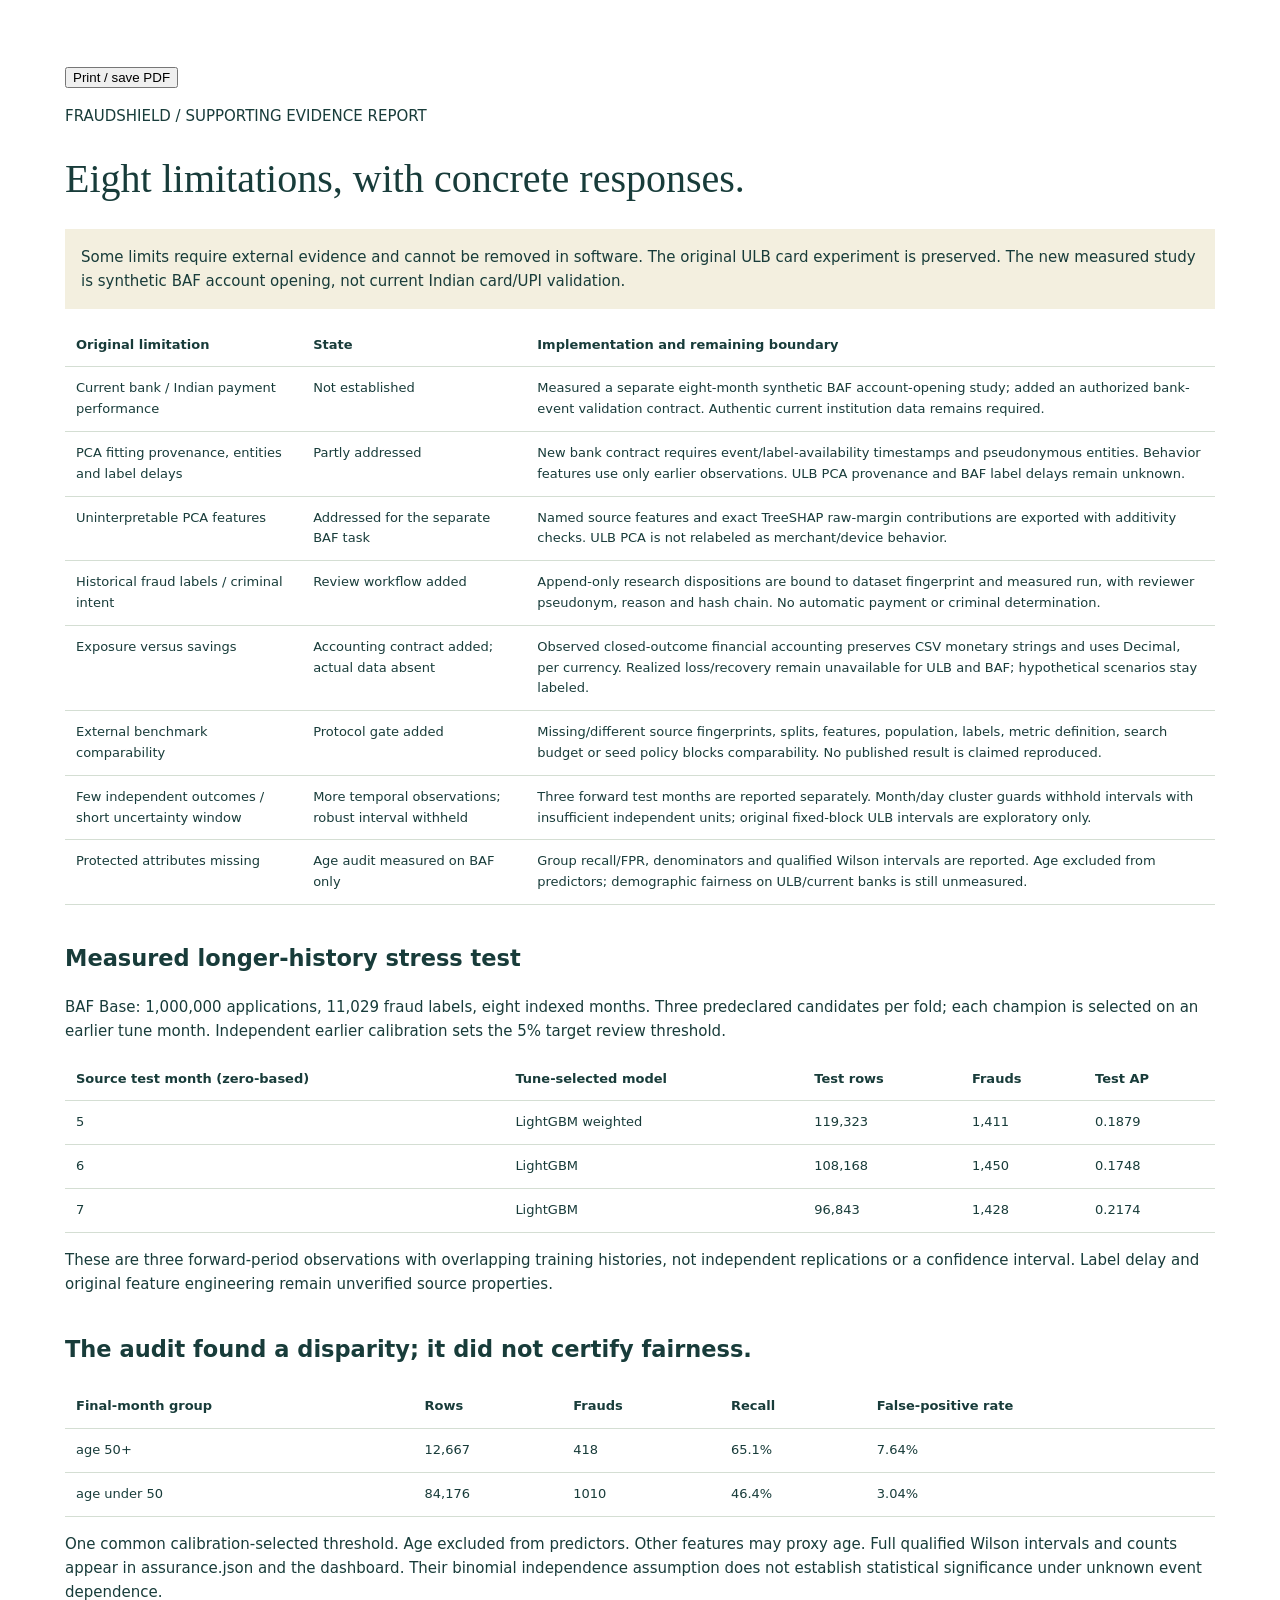
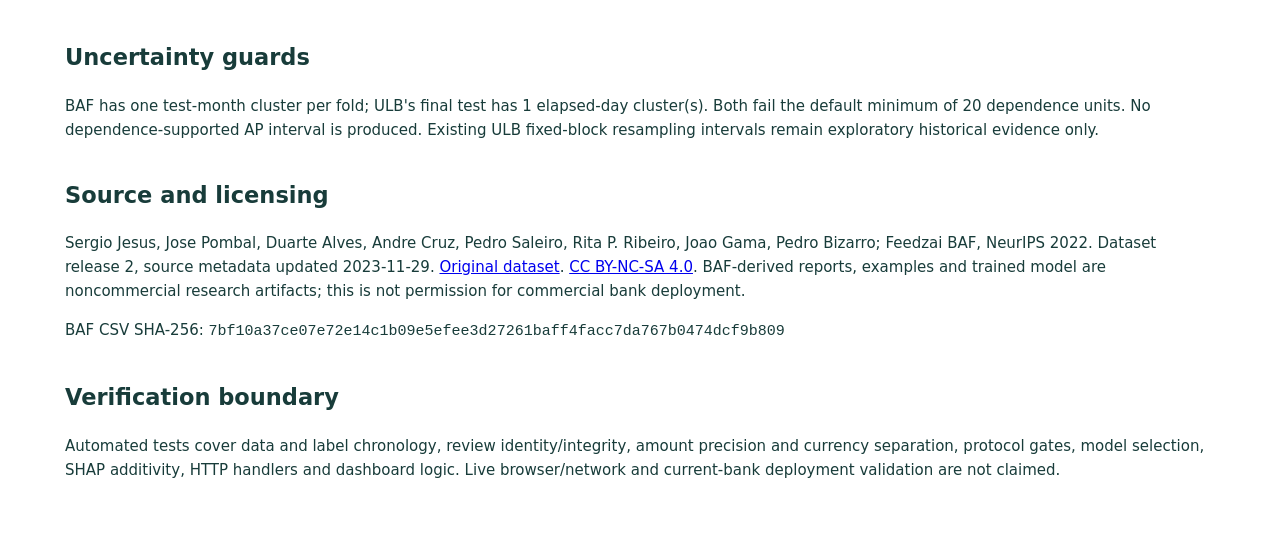
<file: web/assurance_report.html>
<!doctype html><html lang="en"><meta charset="utf-8"><title>FraudShield limitations and evidence report</title><style>body{font:15px/1.6 system-ui;color:#183c3a;max-width:1150px;margin:45px auto;padding:20px}h1{font:40px Georgia,serif}h2{margin-top:35px}table{border-collapse:collapse;width:100%;font-size:13px}td,th{padding:11px;border-bottom:1px solid #d4ded3;text-align:left;vertical-align:top}.note{background:#f3efdf;padding:16px}code{overflow-wrap:anywhere}@media print{button{display:none}}</style><button onclick="window.print()">Print / save PDF</button><p>FRAUDSHIELD / SUPPORTING EVIDENCE REPORT</p><h1>Eight limitations, with concrete responses.</h1><p class="note">Some limits require external evidence and cannot be removed in software. The original ULB card experiment is preserved. The new measured study is synthetic BAF account opening, not current Indian card/UPI validation.</p><table><tr><th>Original limitation</th><th>State</th><th>Implementation and remaining boundary</th></tr><tr><td>Current bank / Indian payment performance</td><td>Not established</td><td>Measured a separate eight-month synthetic BAF account-opening study; added an authorized bank-event validation contract. Authentic current institution data remains required.</td></tr><tr><td>PCA fitting provenance, entities and label delays</td><td>Partly addressed</td><td>New bank contract requires event/label-availability timestamps and pseudonymous entities. Behavior features use only earlier observations. ULB PCA provenance and BAF label delays remain unknown.</td></tr><tr><td>Uninterpretable PCA features</td><td>Addressed for the separate BAF task</td><td>Named source features and exact TreeSHAP raw-margin contributions are exported with additivity checks. ULB PCA is not relabeled as merchant/device behavior.</td></tr><tr><td>Historical fraud labels / criminal intent</td><td>Review workflow added</td><td>Append-only research dispositions are bound to dataset fingerprint and measured run, with reviewer pseudonym, reason and hash chain. No automatic payment or criminal determination.</td></tr><tr><td>Exposure versus savings</td><td>Accounting contract added; actual data absent</td><td>Observed closed-outcome financial accounting preserves CSV monetary strings and uses Decimal, per currency. Realized loss/recovery remain unavailable for ULB and BAF; hypothetical scenarios stay labeled.</td></tr><tr><td>External benchmark comparability</td><td>Protocol gate added</td><td>Missing/different source fingerprints, splits, features, population, labels, metric definition, search budget or seed policy blocks comparability. No published result is claimed reproduced.</td></tr><tr><td>Few independent outcomes / short uncertainty window</td><td>More temporal observations; robust interval withheld</td><td>Three forward test months are reported separately. Month/day cluster guards withhold intervals with insufficient independent units; original fixed-block ULB intervals are exploratory only.</td></tr><tr><td>Protected attributes missing</td><td>Age audit measured on BAF only</td><td>Group recall/FPR, denominators and qualified Wilson intervals are reported. Age excluded from predictors; demographic fairness on ULB/current banks is still unmeasured.</td></tr></table><h2>Measured longer-history stress test</h2><p>BAF Base: 1,000,000 applications, 11,029 fraud labels, eight indexed months. Three predeclared candidates per fold; each champion is selected on an earlier tune month. Independent earlier calibration sets the 5% target review threshold.</p><table><tr><th>Source test month (zero-based)</th><th>Tune-selected model</th><th>Test rows</th><th>Frauds</th><th>Test AP</th></tr><tr><td>5</td><td>LightGBM weighted</td><td>119,323</td><td>1,411</td><td>0.1879</td></tr><tr><td>6</td><td>LightGBM</td><td>108,168</td><td>1,450</td><td>0.1748</td></tr><tr><td>7</td><td>LightGBM</td><td>96,843</td><td>1,428</td><td>0.2174</td></tr></table><p>These are three forward-period observations with overlapping training histories, not independent replications or a confidence interval. Label delay and original feature engineering remain unverified source properties.</p><h2>The audit found a disparity; it did not certify fairness.</h2><table><tr><th>Final-month group</th><th>Rows</th><th>Frauds</th><th>Recall</th><th>False-positive rate</th></tr><tr><td>age 50+</td><td>12,667</td><td>418</td><td>65.1%</td><td>7.64%</td></tr><tr><td>age under 50</td><td>84,176</td><td>1010</td><td>46.4%</td><td>3.04%</td></tr></table><p>One common calibration-selected threshold. Age excluded from predictors. Other features may proxy age. Full qualified Wilson intervals and counts appear in assurance.json and the dashboard. Their binomial independence assumption does not establish statistical significance under unknown event dependence.</p><h2>Uncertainty guards</h2><p>BAF has one test-month cluster per fold; ULB's final test has 1 elapsed-day cluster(s). Both fail the default minimum of 20 dependence units. No dependence-supported AP interval is produced. Existing ULB fixed-block resampling intervals remain exploratory historical evidence only.</p><h2>Source and licensing</h2><p>Sergio Jesus, Jose Pombal, Duarte Alves, Andre Cruz, Pedro Saleiro, Rita P. Ribeiro, Joao Gama, Pedro Bizarro; Feedzai BAF, NeurIPS 2022. Dataset release 2, source metadata updated 2023-11-29. <a href="https://www.kaggle.com/datasets/sgpjesus/bank-account-fraud-dataset-neurips-2022">Original dataset</a>. <a href="https://creativecommons.org/licenses/by-nc-sa/4.0/">CC BY-NC-SA 4.0</a>. BAF-derived reports, examples and trained model are noncommercial research artifacts; this is not permission for commercial bank deployment.</p><p>BAF CSV SHA-256: <code>7bf10a37ce07e72e14c1b09e5efee3d27261baff4facc7da767b0474dcf9b809</code></p><h2>Verification boundary</h2><p>Automated tests cover data and label chronology, review identity/integrity, amount precision and currency separation, protocol gates, model selection, SHAP additivity, HTTP handlers and dashboard logic. Live browser/network and current-bank deployment validation are not claimed.</p></html>
</file>
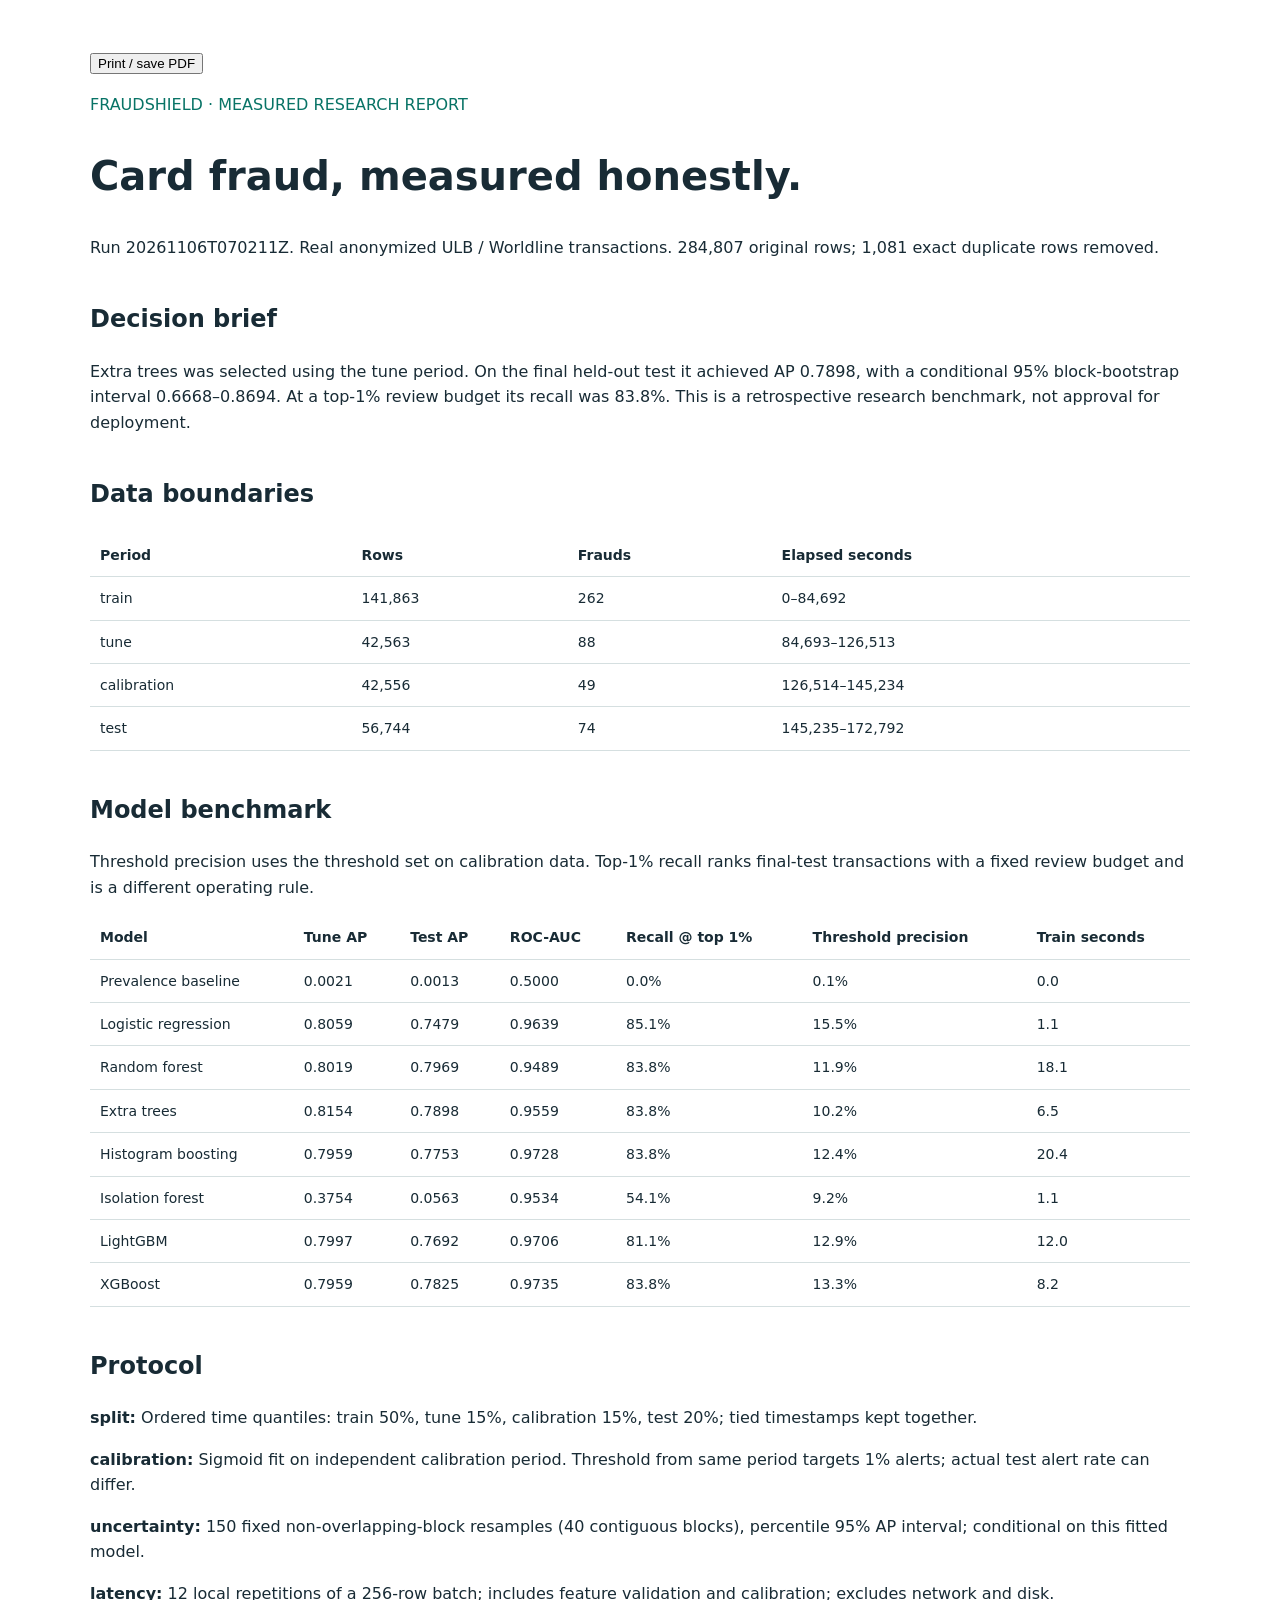
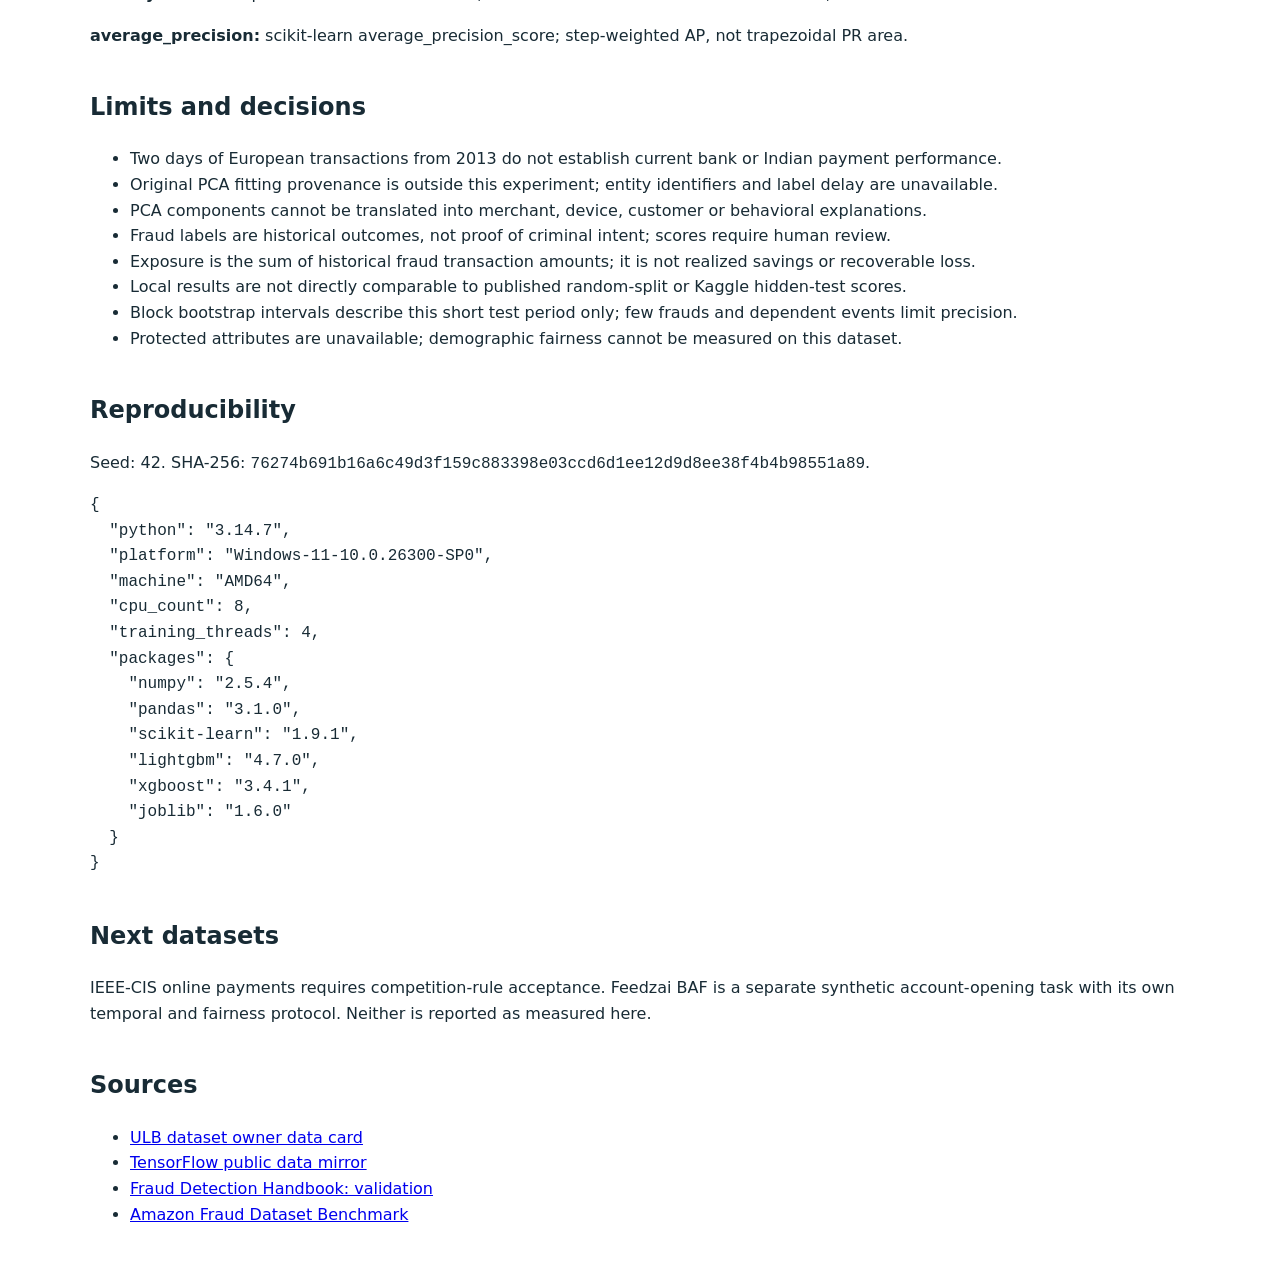
<file: web/card_report.html>
<!doctype html><html lang="en"><meta charset="utf-8"><title>FraudShield benchmark report</title><style>body{font:16px/1.6 system-ui;max-width:1100px;margin:50px auto;padding:0 25px;color:#182b35}h1{font-size:40px}h2{margin-top:40px}table{border-collapse:collapse;width:100%;font-size:14px}td,th{padding:10px;text-align:left;border-bottom:1px solid #d5dfe0}.tag{color:#087366}@media print{button{display:none}body{margin:0}}</style><button onclick="window.print()">Print / save PDF</button><p class="tag">FRAUDSHIELD · MEASURED RESEARCH REPORT</p><h1>Card fraud, measured honestly.</h1><p>Run 20261106T070211Z. Real anonymized ULB / Worldline transactions. 284,807 original rows; 1,081 exact duplicate rows removed.</p><h2>Decision brief</h2><p>Extra trees was selected using the tune period. On the final held-out test it achieved AP 0.7898, with a conditional 95% block-bootstrap interval 0.6668–0.8694. At a top-1% review budget its recall was 83.8%. This is a retrospective research benchmark, not approval for deployment.</p><h2>Data boundaries</h2><table><tr><th>Period</th><th>Rows</th><th>Frauds</th><th>Elapsed seconds</th></tr><tr><td>train</td><td>141,863</td><td>262</td><td>0–84,692</td></tr><tr><td>tune</td><td>42,563</td><td>88</td><td>84,693–126,513</td></tr><tr><td>calibration</td><td>42,556</td><td>49</td><td>126,514–145,234</td></tr><tr><td>test</td><td>56,744</td><td>74</td><td>145,235–172,792</td></tr></table><h2>Model benchmark</h2><p>Threshold precision uses the threshold set on calibration data. Top-1% recall ranks final-test transactions with a fixed review budget and is a different operating rule.</p><table><tr><th>Model</th><th>Tune AP</th><th>Test AP</th><th>ROC-AUC</th><th>Recall @ top 1%</th><th>Threshold precision</th><th>Train seconds</th></tr><tr><td>Prevalence baseline</td><td>0.0021</td><td>0.0013</td><td>0.5000</td><td>0.0%</td><td>0.1%</td><td>0.0</td></tr><tr><td>Logistic regression</td><td>0.8059</td><td>0.7479</td><td>0.9639</td><td>85.1%</td><td>15.5%</td><td>1.1</td></tr><tr><td>Random forest</td><td>0.8019</td><td>0.7969</td><td>0.9489</td><td>83.8%</td><td>11.9%</td><td>18.1</td></tr><tr><td>Extra trees</td><td>0.8154</td><td>0.7898</td><td>0.9559</td><td>83.8%</td><td>10.2%</td><td>6.5</td></tr><tr><td>Histogram boosting</td><td>0.7959</td><td>0.7753</td><td>0.9728</td><td>83.8%</td><td>12.4%</td><td>20.4</td></tr><tr><td>Isolation forest</td><td>0.3754</td><td>0.0563</td><td>0.9534</td><td>54.1%</td><td>9.2%</td><td>1.1</td></tr><tr><td>LightGBM</td><td>0.7997</td><td>0.7692</td><td>0.9706</td><td>81.1%</td><td>12.9%</td><td>12.0</td></tr><tr><td>XGBoost</td><td>0.7959</td><td>0.7825</td><td>0.9735</td><td>83.8%</td><td>13.3%</td><td>8.2</td></tr></table><h2>Protocol</h2><p><b>split:</b> Ordered time quantiles: train 50%, tune 15%, calibration 15%, test 20%; tied timestamps kept together.</p><p><b>calibration:</b> Sigmoid fit on independent calibration period. Threshold from same period targets 1% alerts; actual test alert rate can differ.</p><p><b>uncertainty:</b> 150 fixed non-overlapping-block resamples (40 contiguous blocks), percentile 95% AP interval; conditional on this fitted model.</p><p><b>latency:</b> 12 local repetitions of a 256-row batch; includes feature validation and calibration; excludes network and disk.</p><p><b>average_precision:</b> scikit-learn average_precision_score; step-weighted AP, not trapezoidal PR area.</p><h2>Limits and decisions</h2><ul><li>Two days of European transactions from 2013 do not establish current bank or Indian payment performance.</li><li>Original PCA fitting provenance is outside this experiment; entity identifiers and label delay are unavailable.</li><li>PCA components cannot be translated into merchant, device, customer or behavioral explanations.</li><li>Fraud labels are historical outcomes, not proof of criminal intent; scores require human review.</li><li>Exposure is the sum of historical fraud transaction amounts; it is not realized savings or recoverable loss.</li><li>Local results are not directly comparable to published random-split or Kaggle hidden-test scores.</li><li>Block bootstrap intervals describe this short test period only; few frauds and dependent events limit precision.</li><li>Protected attributes are unavailable; demographic fairness cannot be measured on this dataset.</li></ul><h2>Reproducibility</h2><p>Seed: 42. SHA-256: <code>76274b691b16a6c49d3f159c883398e03ccd6d1ee12d9d8ee38f4b4b98551a89</code>.</p><pre>{
  &quot;python&quot;: &quot;3.14.7&quot;,
  &quot;platform&quot;: &quot;Windows-11-10.0.26300-SP0&quot;,
  &quot;machine&quot;: &quot;AMD64&quot;,
  &quot;cpu_count&quot;: 8,
  &quot;training_threads&quot;: 4,
  &quot;packages&quot;: {
    &quot;numpy&quot;: &quot;2.5.4&quot;,
    &quot;pandas&quot;: &quot;3.1.0&quot;,
    &quot;scikit-learn&quot;: &quot;1.9.1&quot;,
    &quot;lightgbm&quot;: &quot;4.7.0&quot;,
    &quot;xgboost&quot;: &quot;3.4.1&quot;,
    &quot;joblib&quot;: &quot;1.6.0&quot;
  }
}</pre><h2>Next datasets</h2><p>IEEE-CIS online payments requires competition-rule acceptance. Feedzai BAF is a separate synthetic account-opening task with its own temporal and fairness protocol. Neither is reported as measured here.</p><h2>Sources</h2><ul><li><a href="https://www.kaggle.com/datasets/mlg-ulb/creditcardfraud">ULB dataset owner data card</a></li><li><a href="https://www.tensorflow.org/tutorials/structured_data/imbalanced_data">TensorFlow public data mirror</a></li><li><a href="https://fraud-detection-handbook.github.io/fraud-detection-handbook/Chapter_5_ModelValidationAndSelection/ValidationStrategies.html">Fraud Detection Handbook: validation</a></li><li><a href="https://www.amazon.science/code-and-datasets/fdb-fraud-dataset-benchmark">Amazon Fraud Dataset Benchmark</a></li></ul></html>
</file>
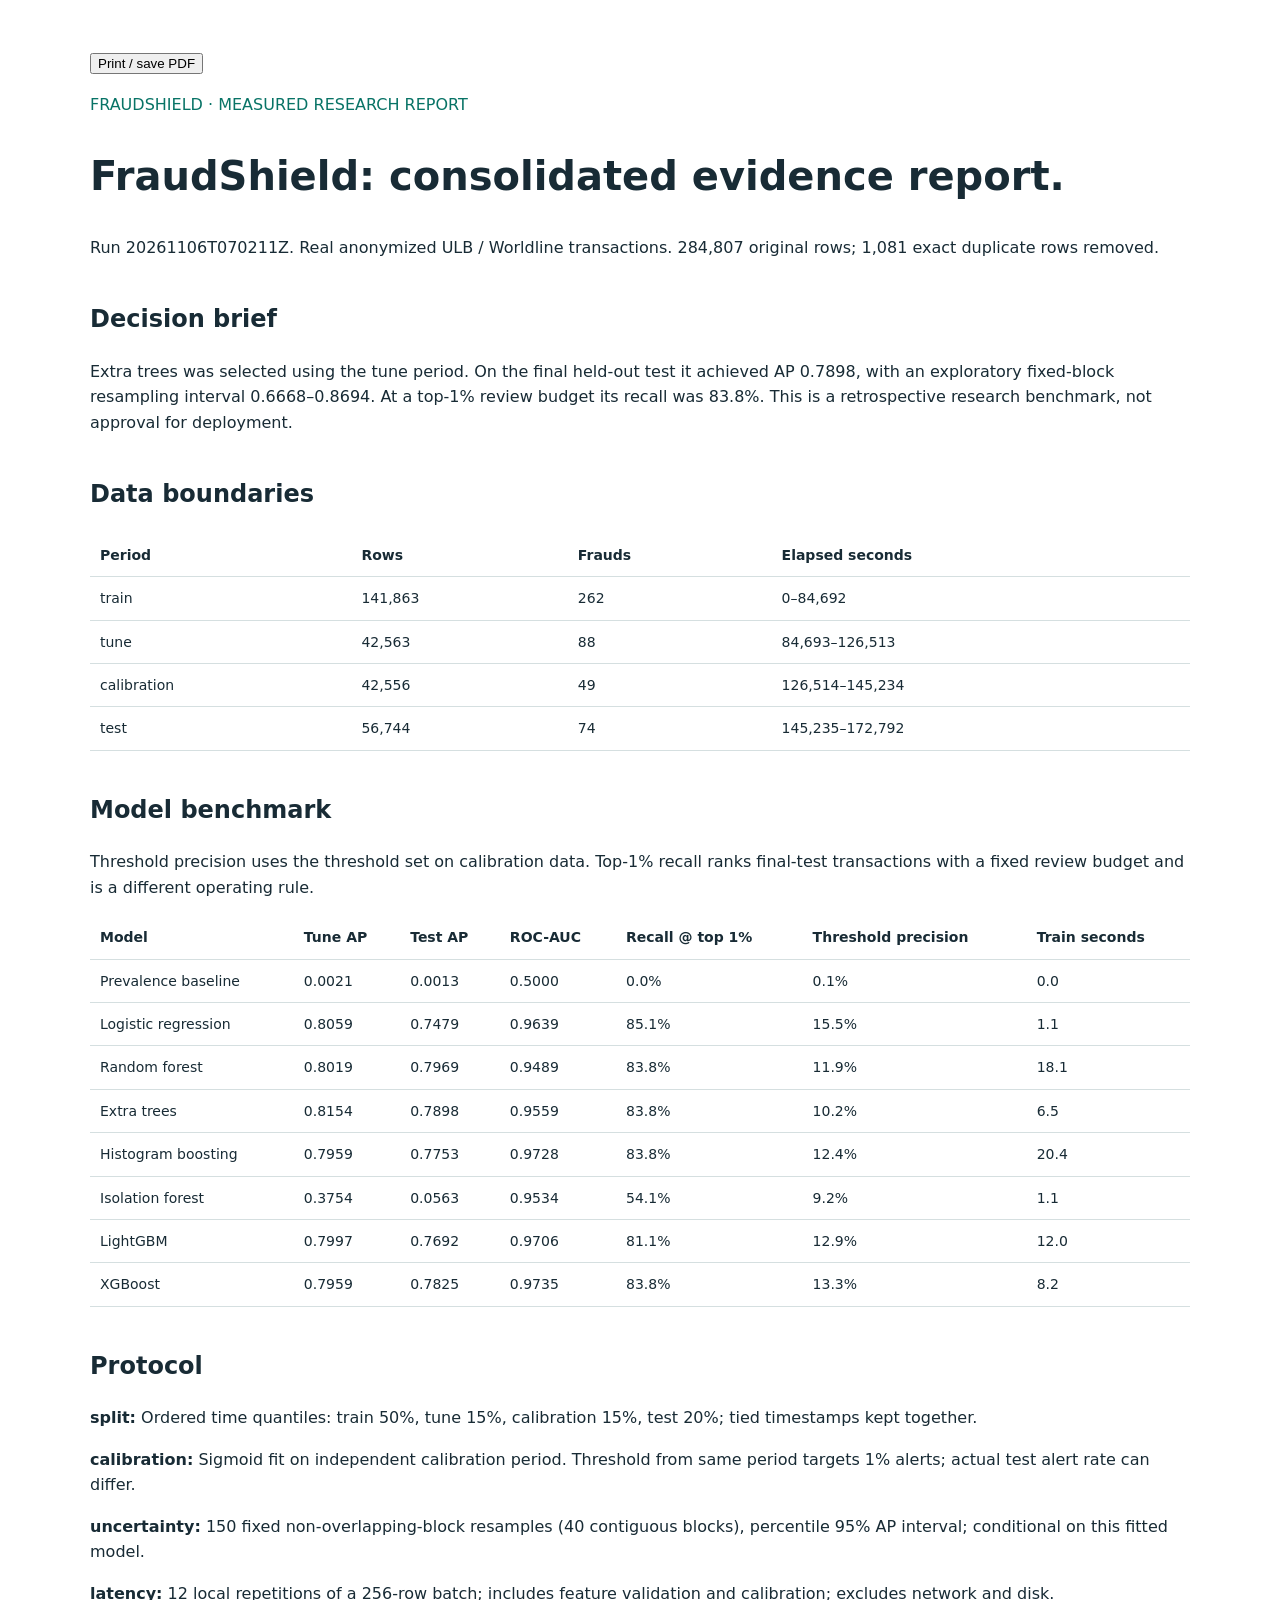
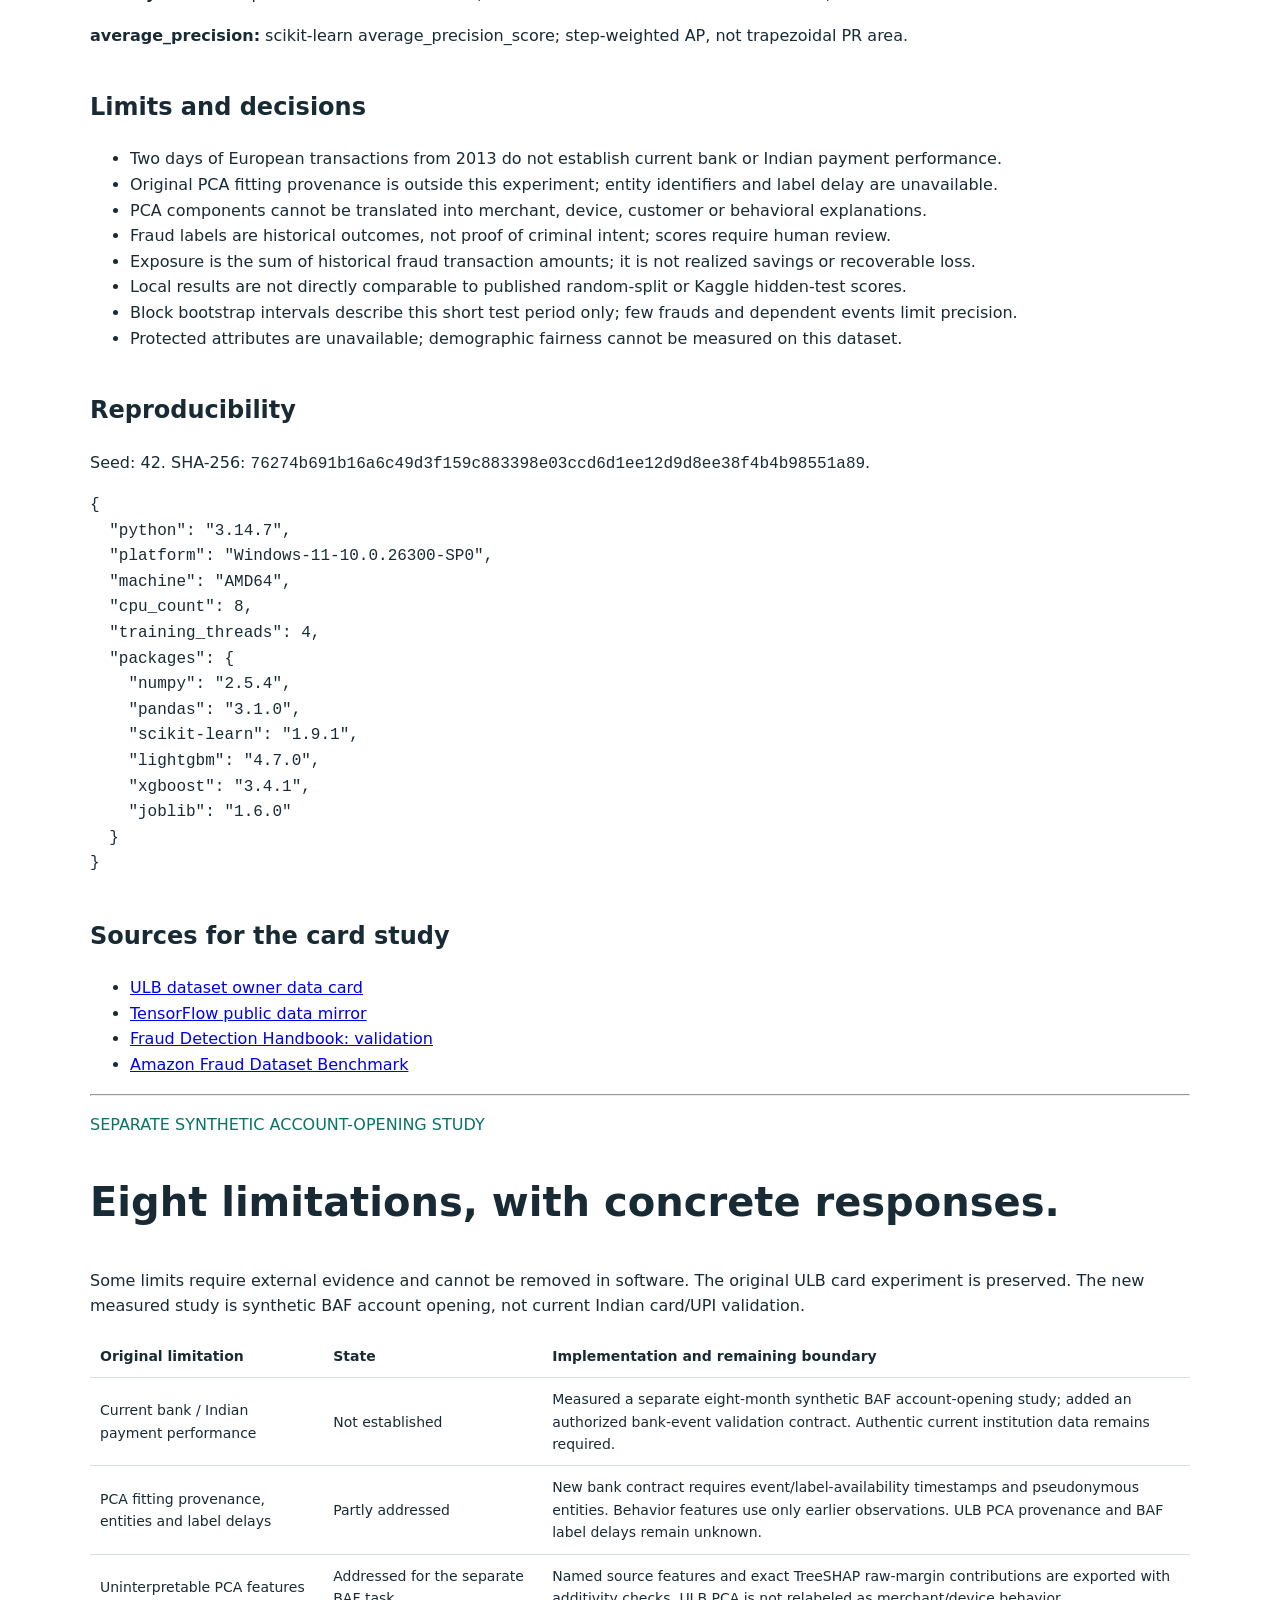
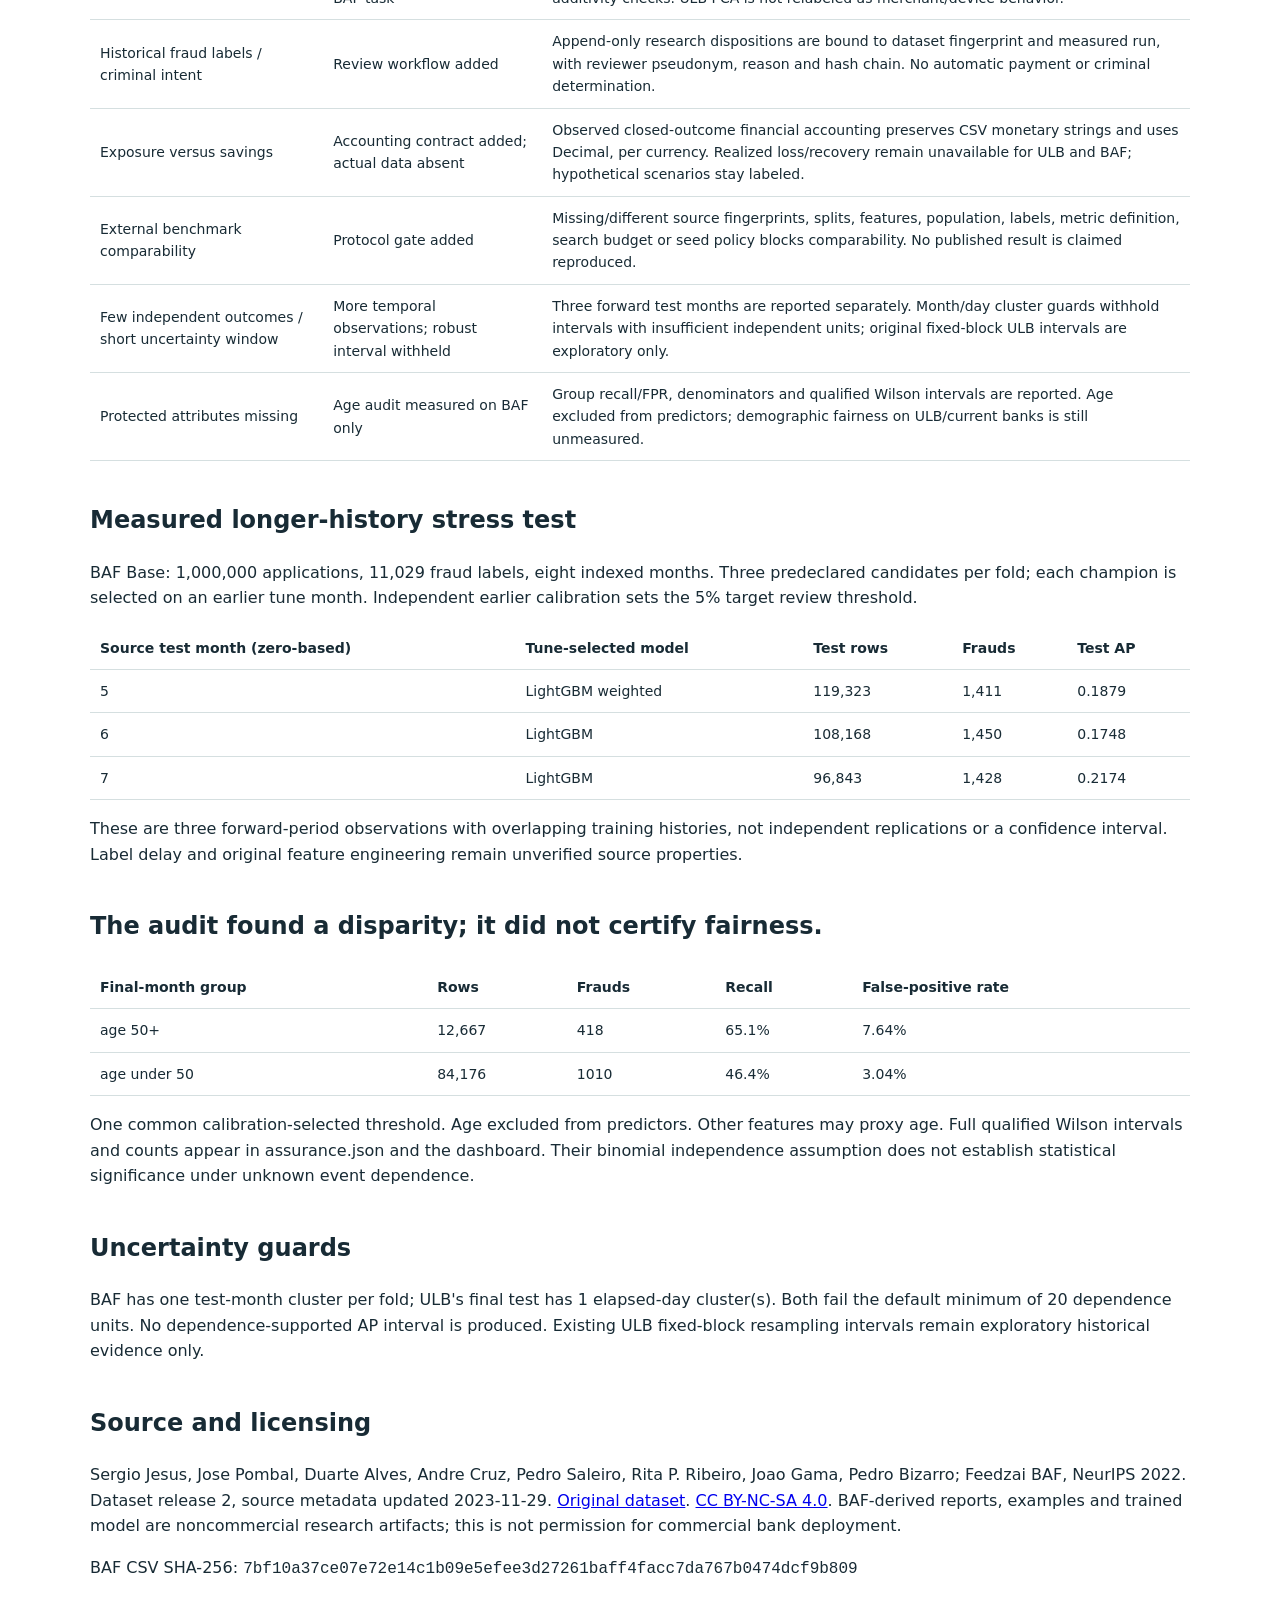
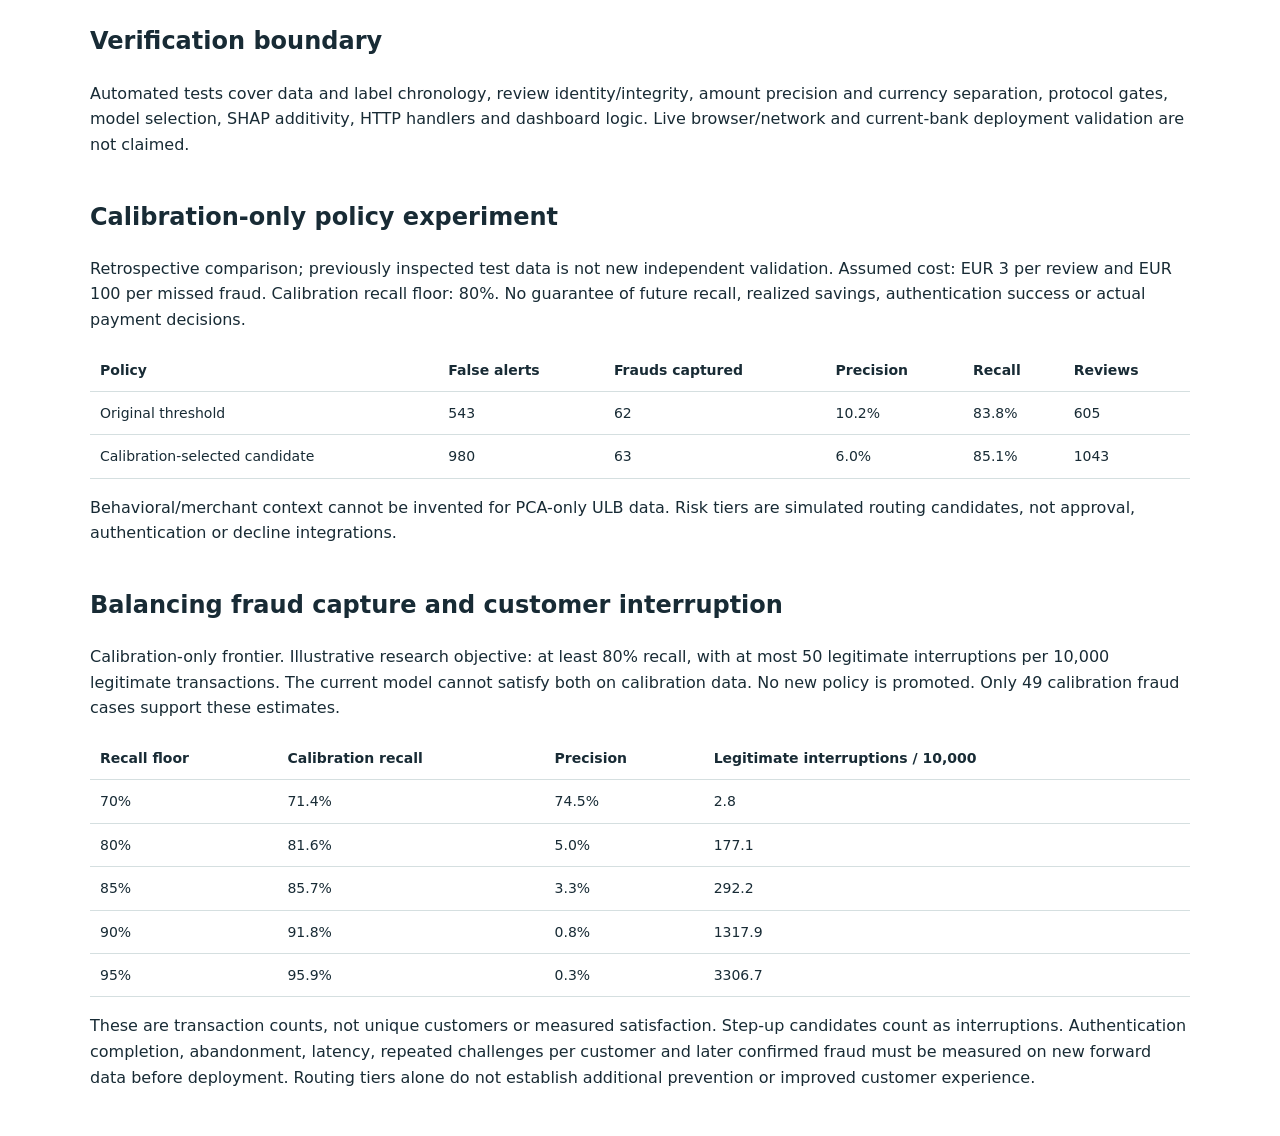
<file: web/report.html>
<!doctype html><html lang="en"><meta charset="utf-8"><title>FraudShield benchmark report</title><style>body{font:16px/1.6 system-ui;max-width:1100px;margin:50px auto;padding:0 25px;color:#182b35}h1{font-size:40px}h2{margin-top:40px}table{border-collapse:collapse;width:100%;font-size:14px}td,th{padding:10px;text-align:left;border-bottom:1px solid #d5dfe0}.tag{color:#087366}@media print{button{display:none}body{margin:0}}</style><button onclick="window.print()">Print / save PDF</button><p class="tag">FRAUDSHIELD · MEASURED RESEARCH REPORT</p><h1>FraudShield: consolidated evidence report.</h1><p>Run 20261106T070211Z. Real anonymized ULB / Worldline transactions. 284,807 original rows; 1,081 exact duplicate rows removed.</p><h2>Decision brief</h2><p>Extra trees was selected using the tune period. On the final held-out test it achieved AP 0.7898, with an exploratory fixed-block resampling interval 0.6668–0.8694. At a top-1% review budget its recall was 83.8%. This is a retrospective research benchmark, not approval for deployment.</p><h2>Data boundaries</h2><table><tr><th>Period</th><th>Rows</th><th>Frauds</th><th>Elapsed seconds</th></tr><tr><td>train</td><td>141,863</td><td>262</td><td>0–84,692</td></tr><tr><td>tune</td><td>42,563</td><td>88</td><td>84,693–126,513</td></tr><tr><td>calibration</td><td>42,556</td><td>49</td><td>126,514–145,234</td></tr><tr><td>test</td><td>56,744</td><td>74</td><td>145,235–172,792</td></tr></table><h2>Model benchmark</h2><p>Threshold precision uses the threshold set on calibration data. Top-1% recall ranks final-test transactions with a fixed review budget and is a different operating rule.</p><table><tr><th>Model</th><th>Tune AP</th><th>Test AP</th><th>ROC-AUC</th><th>Recall @ top 1%</th><th>Threshold precision</th><th>Train seconds</th></tr><tr><td>Prevalence baseline</td><td>0.0021</td><td>0.0013</td><td>0.5000</td><td>0.0%</td><td>0.1%</td><td>0.0</td></tr><tr><td>Logistic regression</td><td>0.8059</td><td>0.7479</td><td>0.9639</td><td>85.1%</td><td>15.5%</td><td>1.1</td></tr><tr><td>Random forest</td><td>0.8019</td><td>0.7969</td><td>0.9489</td><td>83.8%</td><td>11.9%</td><td>18.1</td></tr><tr><td>Extra trees</td><td>0.8154</td><td>0.7898</td><td>0.9559</td><td>83.8%</td><td>10.2%</td><td>6.5</td></tr><tr><td>Histogram boosting</td><td>0.7959</td><td>0.7753</td><td>0.9728</td><td>83.8%</td><td>12.4%</td><td>20.4</td></tr><tr><td>Isolation forest</td><td>0.3754</td><td>0.0563</td><td>0.9534</td><td>54.1%</td><td>9.2%</td><td>1.1</td></tr><tr><td>LightGBM</td><td>0.7997</td><td>0.7692</td><td>0.9706</td><td>81.1%</td><td>12.9%</td><td>12.0</td></tr><tr><td>XGBoost</td><td>0.7959</td><td>0.7825</td><td>0.9735</td><td>83.8%</td><td>13.3%</td><td>8.2</td></tr></table><h2>Protocol</h2><p><b>split:</b> Ordered time quantiles: train 50%, tune 15%, calibration 15%, test 20%; tied timestamps kept together.</p><p><b>calibration:</b> Sigmoid fit on independent calibration period. Threshold from same period targets 1% alerts; actual test alert rate can differ.</p><p><b>uncertainty:</b> 150 fixed non-overlapping-block resamples (40 contiguous blocks), percentile 95% AP interval; conditional on this fitted model.</p><p><b>latency:</b> 12 local repetitions of a 256-row batch; includes feature validation and calibration; excludes network and disk.</p><p><b>average_precision:</b> scikit-learn average_precision_score; step-weighted AP, not trapezoidal PR area.</p><h2>Limits and decisions</h2><ul><li>Two days of European transactions from 2013 do not establish current bank or Indian payment performance.</li><li>Original PCA fitting provenance is outside this experiment; entity identifiers and label delay are unavailable.</li><li>PCA components cannot be translated into merchant, device, customer or behavioral explanations.</li><li>Fraud labels are historical outcomes, not proof of criminal intent; scores require human review.</li><li>Exposure is the sum of historical fraud transaction amounts; it is not realized savings or recoverable loss.</li><li>Local results are not directly comparable to published random-split or Kaggle hidden-test scores.</li><li>Block bootstrap intervals describe this short test period only; few frauds and dependent events limit precision.</li><li>Protected attributes are unavailable; demographic fairness cannot be measured on this dataset.</li></ul><h2>Reproducibility</h2><p>Seed: 42. SHA-256: <code>76274b691b16a6c49d3f159c883398e03ccd6d1ee12d9d8ee38f4b4b98551a89</code>.</p><pre>{
  &quot;python&quot;: &quot;3.14.7&quot;,
  &quot;platform&quot;: &quot;Windows-11-10.0.26300-SP0&quot;,
  &quot;machine&quot;: &quot;AMD64&quot;,
  &quot;cpu_count&quot;: 8,
  &quot;training_threads&quot;: 4,
  &quot;packages&quot;: {
    &quot;numpy&quot;: &quot;2.5.4&quot;,
    &quot;pandas&quot;: &quot;3.1.0&quot;,
    &quot;scikit-learn&quot;: &quot;1.9.1&quot;,
    &quot;lightgbm&quot;: &quot;4.7.0&quot;,
    &quot;xgboost&quot;: &quot;3.4.1&quot;,
    &quot;joblib&quot;: &quot;1.6.0&quot;
  }
}</pre><h2>Sources for the card study</h2><ul><li><a href="https://www.kaggle.com/datasets/mlg-ulb/creditcardfraud">ULB dataset owner data card</a></li><li><a href="https://www.tensorflow.org/tutorials/structured_data/imbalanced_data">TensorFlow public data mirror</a></li><li><a href="https://fraud-detection-handbook.github.io/fraud-detection-handbook/Chapter_5_ModelValidationAndSelection/ValidationStrategies.html">Fraud Detection Handbook: validation</a></li><li><a href="https://www.amazon.science/code-and-datasets/fdb-fraud-dataset-benchmark">Amazon Fraud Dataset Benchmark</a></li></ul><hr><section id="assurance"><p class="tag">SEPARATE SYNTHETIC ACCOUNT-OPENING STUDY</p><h1>Eight limitations, with concrete responses.</h1><p class="note">Some limits require external evidence and cannot be removed in software. The original ULB card experiment is preserved. The new measured study is synthetic BAF account opening, not current Indian card/UPI validation.</p><table><tr><th>Original limitation</th><th>State</th><th>Implementation and remaining boundary</th></tr><tr><td>Current bank / Indian payment performance</td><td>Not established</td><td>Measured a separate eight-month synthetic BAF account-opening study; added an authorized bank-event validation contract. Authentic current institution data remains required.</td></tr><tr><td>PCA fitting provenance, entities and label delays</td><td>Partly addressed</td><td>New bank contract requires event/label-availability timestamps and pseudonymous entities. Behavior features use only earlier observations. ULB PCA provenance and BAF label delays remain unknown.</td></tr><tr><td>Uninterpretable PCA features</td><td>Addressed for the separate BAF task</td><td>Named source features and exact TreeSHAP raw-margin contributions are exported with additivity checks. ULB PCA is not relabeled as merchant/device behavior.</td></tr><tr><td>Historical fraud labels / criminal intent</td><td>Review workflow added</td><td>Append-only research dispositions are bound to dataset fingerprint and measured run, with reviewer pseudonym, reason and hash chain. No automatic payment or criminal determination.</td></tr><tr><td>Exposure versus savings</td><td>Accounting contract added; actual data absent</td><td>Observed closed-outcome financial accounting preserves CSV monetary strings and uses Decimal, per currency. Realized loss/recovery remain unavailable for ULB and BAF; hypothetical scenarios stay labeled.</td></tr><tr><td>External benchmark comparability</td><td>Protocol gate added</td><td>Missing/different source fingerprints, splits, features, population, labels, metric definition, search budget or seed policy blocks comparability. No published result is claimed reproduced.</td></tr><tr><td>Few independent outcomes / short uncertainty window</td><td>More temporal observations; robust interval withheld</td><td>Three forward test months are reported separately. Month/day cluster guards withhold intervals with insufficient independent units; original fixed-block ULB intervals are exploratory only.</td></tr><tr><td>Protected attributes missing</td><td>Age audit measured on BAF only</td><td>Group recall/FPR, denominators and qualified Wilson intervals are reported. Age excluded from predictors; demographic fairness on ULB/current banks is still unmeasured.</td></tr></table><h2>Measured longer-history stress test</h2><p>BAF Base: 1,000,000 applications, 11,029 fraud labels, eight indexed months. Three predeclared candidates per fold; each champion is selected on an earlier tune month. Independent earlier calibration sets the 5% target review threshold.</p><table><tr><th>Source test month (zero-based)</th><th>Tune-selected model</th><th>Test rows</th><th>Frauds</th><th>Test AP</th></tr><tr><td>5</td><td>LightGBM weighted</td><td>119,323</td><td>1,411</td><td>0.1879</td></tr><tr><td>6</td><td>LightGBM</td><td>108,168</td><td>1,450</td><td>0.1748</td></tr><tr><td>7</td><td>LightGBM</td><td>96,843</td><td>1,428</td><td>0.2174</td></tr></table><p>These are three forward-period observations with overlapping training histories, not independent replications or a confidence interval. Label delay and original feature engineering remain unverified source properties.</p><h2>The audit found a disparity; it did not certify fairness.</h2><table><tr><th>Final-month group</th><th>Rows</th><th>Frauds</th><th>Recall</th><th>False-positive rate</th></tr><tr><td>age 50+</td><td>12,667</td><td>418</td><td>65.1%</td><td>7.64%</td></tr><tr><td>age under 50</td><td>84,176</td><td>1010</td><td>46.4%</td><td>3.04%</td></tr></table><p>One common calibration-selected threshold. Age excluded from predictors. Other features may proxy age. Full qualified Wilson intervals and counts appear in assurance.json and the dashboard. Their binomial independence assumption does not establish statistical significance under unknown event dependence.</p><h2>Uncertainty guards</h2><p>BAF has one test-month cluster per fold; ULB's final test has 1 elapsed-day cluster(s). Both fail the default minimum of 20 dependence units. No dependence-supported AP interval is produced. Existing ULB fixed-block resampling intervals remain exploratory historical evidence only.</p><h2>Source and licensing</h2><p>Sergio Jesus, Jose Pombal, Duarte Alves, Andre Cruz, Pedro Saleiro, Rita P. Ribeiro, Joao Gama, Pedro Bizarro; Feedzai BAF, NeurIPS 2022. Dataset release 2, source metadata updated 2023-11-29. <a href="https://www.kaggle.com/datasets/sgpjesus/bank-account-fraud-dataset-neurips-2022">Original dataset</a>. <a href="https://creativecommons.org/licenses/by-nc-sa/4.0/">CC BY-NC-SA 4.0</a>. BAF-derived reports, examples and trained model are noncommercial research artifacts; this is not permission for commercial bank deployment.</p><p>BAF CSV SHA-256: <code>7bf10a37ce07e72e14c1b09e5efee3d27261baff4facc7da767b0474dcf9b809</code></p><h2>Verification boundary</h2><p>Automated tests cover data and label chronology, review identity/integrity, amount precision and currency separation, protocol gates, model selection, SHAP additivity, HTTP handlers and dashboard logic. Live browser/network and current-bank deployment validation are not claimed.</p></section><h2>Calibration-only policy experiment</h2><p>Retrospective comparison; previously inspected test data is not new independent validation. Assumed cost: EUR 3 per review and EUR 100 per missed fraud. Calibration recall floor: 80%. No guarantee of future recall, realized savings, authentication success or actual payment decisions.</p><table><tr><th>Policy</th><th>False alerts</th><th>Frauds captured</th><th>Precision</th><th>Recall</th><th>Reviews</th></tr><tr><td>Original threshold</td><td>543</td><td>62</td><td>10.2%</td><td>83.8%</td><td>605</td></tr><tr><td>Calibration-selected candidate</td><td>980</td><td>63</td><td>6.0%</td><td>85.1%</td><td>1043</td></tr></table><p>Behavioral/merchant context cannot be invented for PCA-only ULB data. Risk tiers are simulated routing candidates, not approval, authentication or decline integrations.</p><h2>Balancing fraud capture and customer interruption</h2><p>Calibration-only frontier. Illustrative research objective: at least 80% recall, with at most 50 legitimate interruptions per 10,000 legitimate transactions. The current model cannot satisfy both on calibration data. No new policy is promoted. Only 49 calibration fraud cases support these estimates.</p><table><tr><th>Recall floor</th><th>Calibration recall</th><th>Precision</th><th>Legitimate interruptions / 10,000</th></tr><tr><td>70%</td><td>71.4%</td><td>74.5%</td><td>2.8</td></tr><tr><td>80%</td><td>81.6%</td><td>5.0%</td><td>177.1</td></tr><tr><td>85%</td><td>85.7%</td><td>3.3%</td><td>292.2</td></tr><tr><td>90%</td><td>91.8%</td><td>0.8%</td><td>1317.9</td></tr><tr><td>95%</td><td>95.9%</td><td>0.3%</td><td>3306.7</td></tr></table><p>These are transaction counts, not unique customers or measured satisfaction. Step-up candidates count as interruptions. Authentication completion, abandonment, latency, repeated challenges per customer and later confirmed fraud must be measured on new forward data before deployment. Routing tiers alone do not establish additional prevention or improved customer experience.</p></html>
</file>
